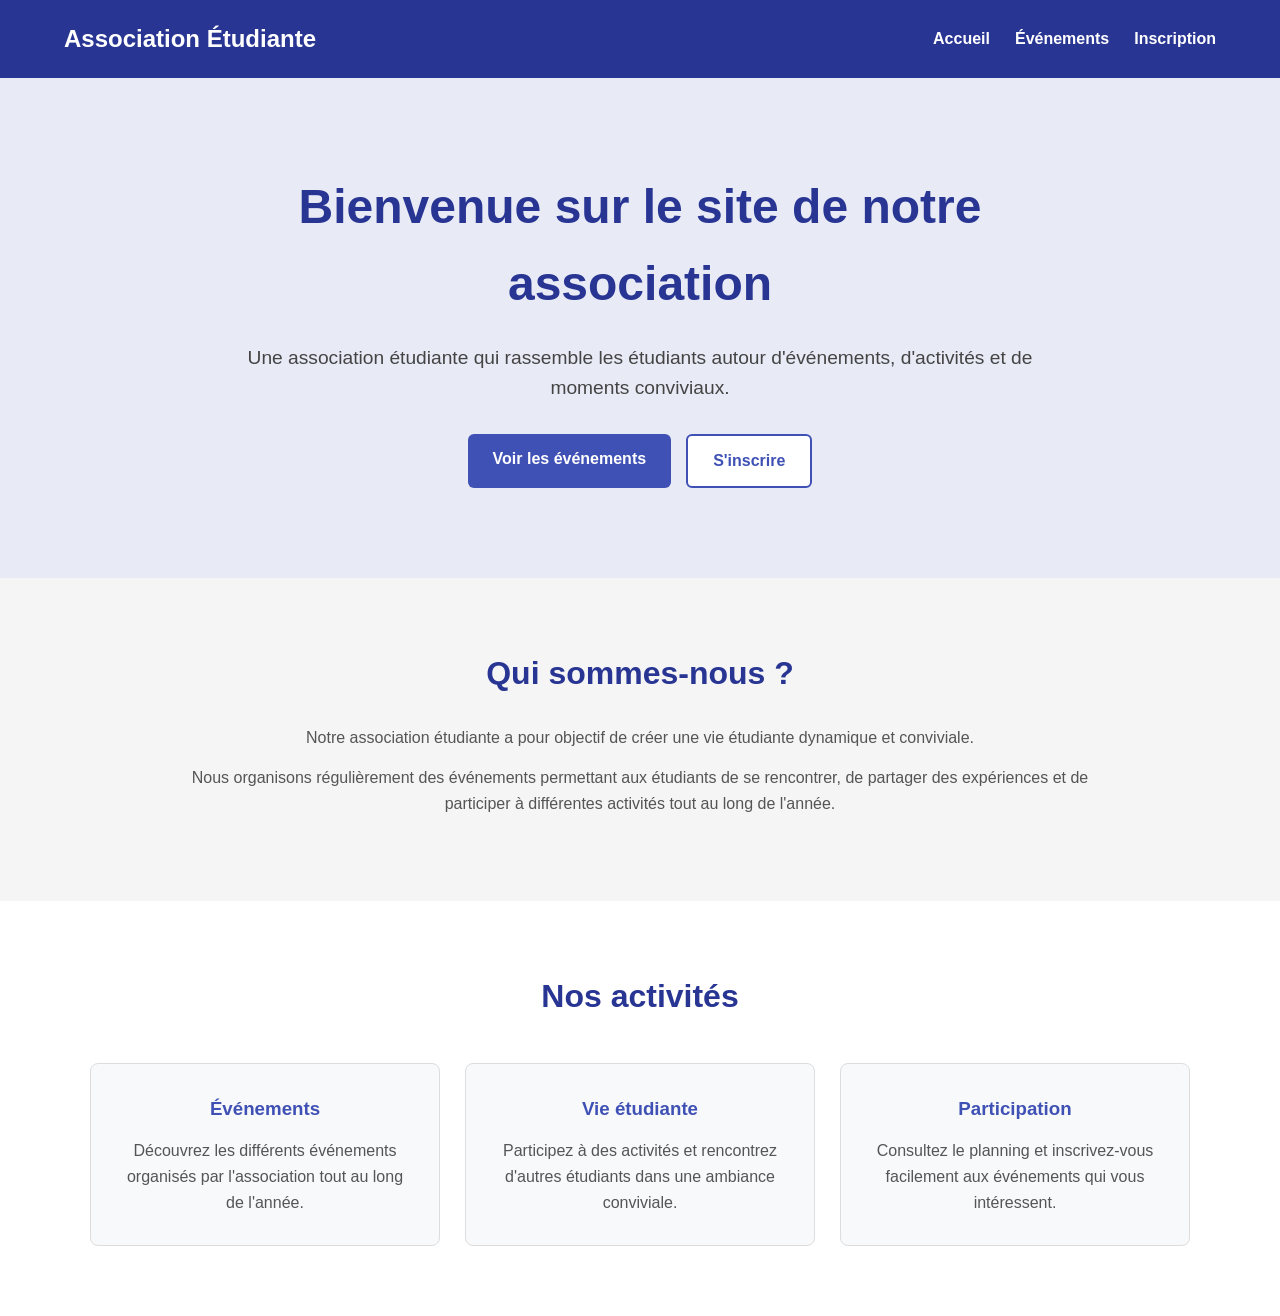
<file: index.html>
<!DOCTYPE html>
<html lang="en">

<head>
    <meta charset="UTF-8">
    <meta name="viewport" content="width=device-width, initial-scale=1.0">
    <link rel="stylesheet" href="style.css">
    <title>ESGI-B2</title>
</head>

<body>
    <header>
        <nav>
            <div class="logo"> Association Étudiante </div>
            <ul class="nav-links">
                <li> <a href="index.html">Accueil</a> </li>
                <li> <a href="Event.html">Événements</a> </li>
                <li> <a href="inscription.html">Inscription</a> </li>
            </ul>
        </nav>
    </header> 
    <main>
        <section class="hero">
            <div class="hero-content">
                <h1>Bienvenue sur le site de notre association</h1>
                <p> Une association étudiante qui rassemble les étudiants autour d'événements, d'activités et de moments conviviaux. </p>
                <div class="buttons"> <a href="Event.html" class="button"> Voir les événements </a> <a
                        href="inscription.html" class="button button-secondary"> S'inscrire </a> </div>
            </div>
        </section> 
        <section class="presentation">
            <h2>Qui sommes-nous ?</h2>
            <p> Notre association étudiante a pour objectif de créer une vie étudiante dynamique et conviviale. </p>
            <p> Nous organisons régulièrement des événements permettant aux étudiants de se rencontrer, de partager des
                expériences et de participer à différentes activités tout au long de l'année. </p>
        </section>
        <section class="activities">
            <div class="activities-container">
                <h2>Nos activités</h2>
                <div class="activity-list">
                    <article class="activity">
                        <h3>Événements</h3>
                        <p> Découvrez les différents événements organisés par l'association tout au long de l'année.
                        </p>
                    </article>
                    <article class="activity">
                        <h3>Vie étudiante</h3>
                        <p> Participez à des activités et rencontrez d'autres étudiants dans une ambiance conviviale.
                        </p>
                    </article>
                    <article class="activity">
                        <h3>Participation</h3>
                        <p> Consultez le planning et inscrivez-vous facilement aux événements qui vous intéressent. </p>
                    </article>
                </div>
            </div>
        </section>
    </main> 
</body>

</html>
</file>
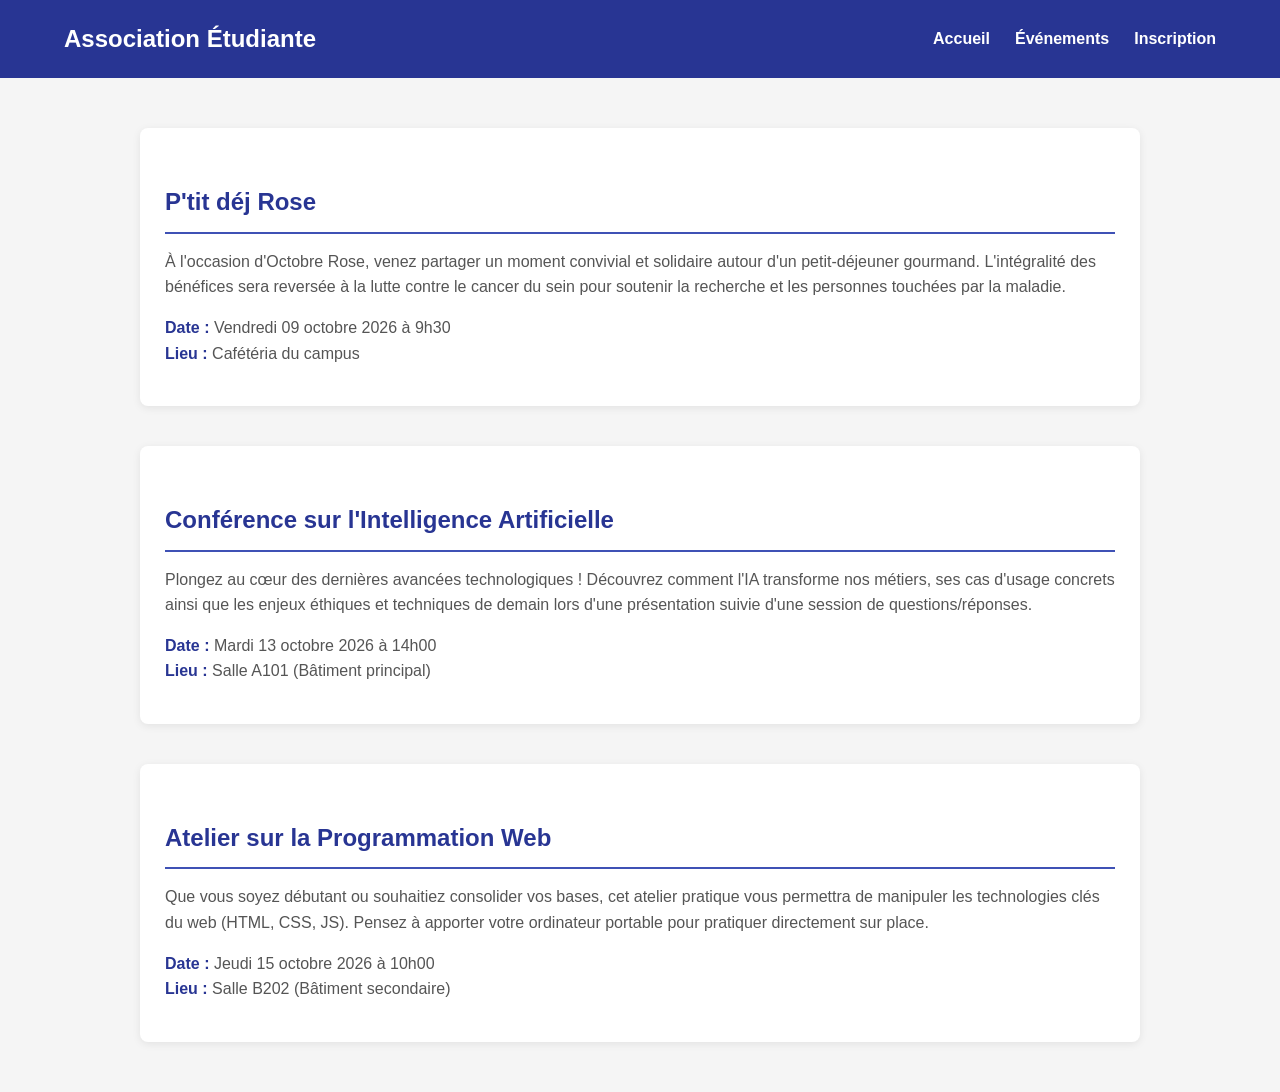
<file: Event.html>
<!DOCTYPE html>
<html lang="fr">

<head>
    <meta charset="UTF-8">
    <meta name="viewport" content="width=device-width, initial-scale=1.0">
    <link rel="stylesheet" href="style.css">
    <title>Événements - ESGI</title>
</head>

<body>

    <header>
        <nav>
            <div class="logo">Association Étudiante</div>

            <ul class="nav-links">
                <li><a href="index.html">Accueil</a></li>
                <li><a href="Event.html">Événements</a></li>
                <li><a href="inscription.html">Inscription</a></li>
            </ul>
        </nav>
    </header>

    <main class="event-container">

        <article class="event-info">
            <h2>P'tit déj Rose</h2>

            <p>
                À l'occasion d'Octobre Rose, venez partager un moment
                convivial et solidaire autour d'un petit-déjeuner gourmand.
                L'intégralité des bénéfices sera reversée à la lutte contre
                le cancer du sein pour soutenir la recherche et les personnes
                touchées par la maladie.
            </p>

            <p>
                <strong>Date :</strong> Vendredi 09 octobre 2026 à 9h30<br>
                <strong>Lieu :</strong> Cafétéria du campus
            </p>
        </article>


        <article class="event-info">
            <h2>Conférence sur l'Intelligence Artificielle</h2>

            <p>
                Plongez au cœur des dernières avancées technologiques !
                Découvrez comment l'IA transforme nos métiers, ses cas
                d'usage concrets ainsi que les enjeux éthiques et techniques
                de demain lors d'une présentation suivie d'une session de
                questions/réponses.
            </p>

            <p>
                <strong>Date :</strong> Mardi 13 octobre 2026 à 14h00<br>
                <strong>Lieu :</strong> Salle A101 (Bâtiment principal)
            </p>
        </article>


        <article class="event-info">
            <h2>Atelier sur la Programmation Web</h2>

            <p>
                Que vous soyez débutant ou souhaitiez consolider vos bases,
                cet atelier pratique vous permettra de manipuler les
                technologies clés du web (HTML, CSS, JS).
                Pensez à apporter votre ordinateur portable pour pratiquer
                directement sur place.
            </p>

            <p>
                <strong>Date :</strong> Jeudi 15 octobre 2026 à 10h00<br>
                <strong>Lieu :</strong> Salle B202 (Bâtiment secondaire)
            </p>
        </article>

    </main>

</body>
</html>
</file>
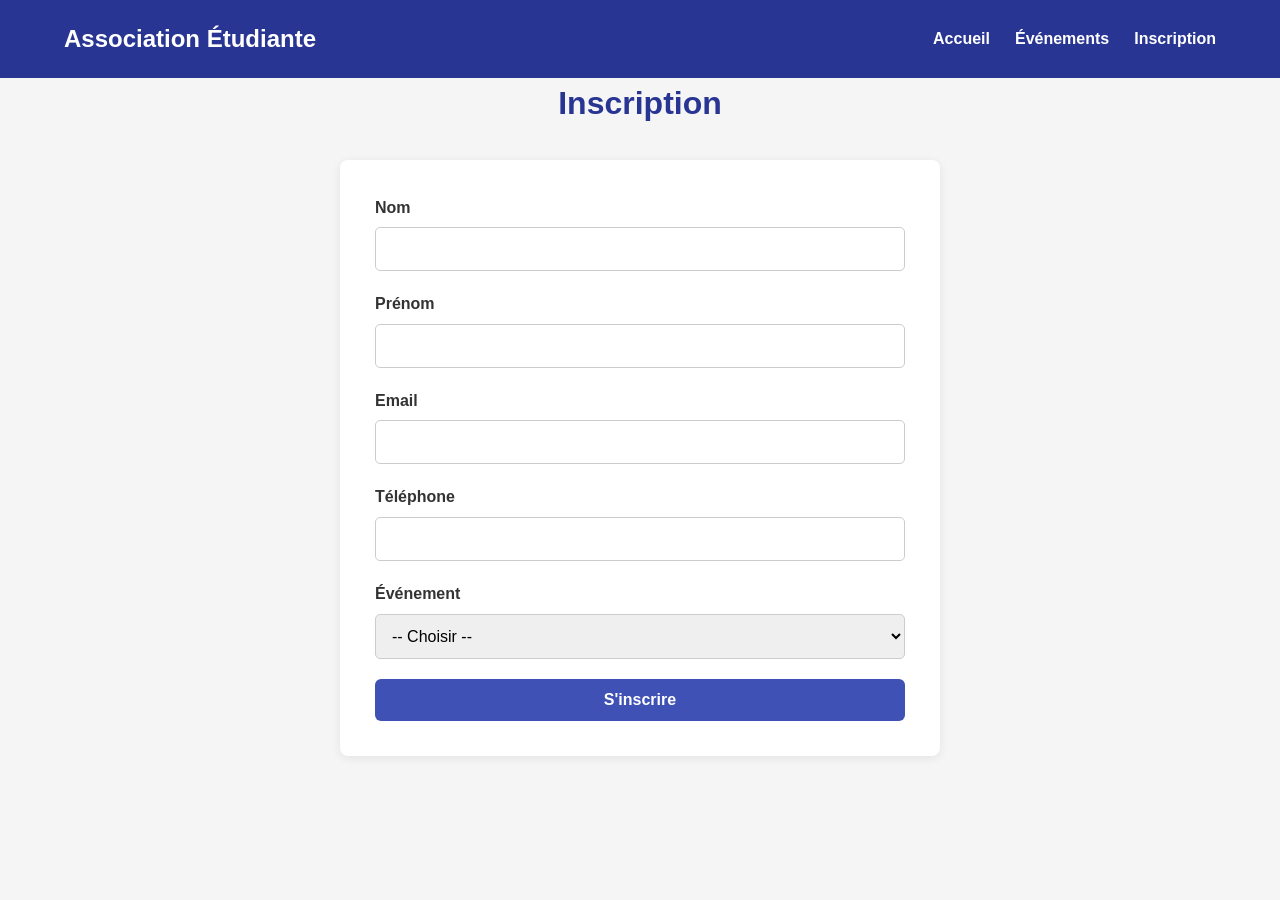
<file: inscription.html>
<!DOCTYPE html>
<html lang="fr">
<head>
    <meta charset="UTF-8">
    <meta name="viewport" content="width=device-width, initial-scale=1.0">
    <link rel="stylesheet" href="style.css">
    <title>Inscription</title>
</head>
<body>
    <header>
        <nav>
            <div class="logo">Association Étudiante</div>
            <ul class="nav-links">
                <li><a href="index.html">Accueil</a></li>
                <li><a href="planning.html">Événements</a></li>
                <li><a href="inscription.html">Inscription</a></li>
            </ul>
        </nav>
    </header>

    <main>
        <h2>Inscription</h2>
        <form id="form-inscription">
            <label for="nom">Nom</label>
            <input type="text" id="nom" name="nom" required>

            <label for="prenom">Prénom</label>
            <input type="text" id="prenom" name="prenom" required>

            <label for="email">Email</label>
            <input type="email" id="email" name="email" required>

            <label for="tel">Téléphone</label>
            <input type="tel" id="tel" name="tel" required>

            <label for="event">Événement</label>
            <select id="event" name="event" required>
                <option value="">-- Choisir --</option>
                <option value="ptit-dej-rose">P'tit déj Rose - 09 octobre 2026</option>
                <option value="conference-ia">Conférence sur l'IA - 13 octobre 2026</option>
                <option value="atelier-web">Atelier Programmation Web - 15 octobre 2026</option>
            </select>

            <button type="submit">S'inscrire</button>
        </form>
        <p id="msg" style="display:none; color:green;">Inscription confirmée !</p>
    </main>

    <script>
        document.getElementById('form-inscription').addEventListener('submit', function(e) {
            e.preventDefault();
            document.getElementById('msg').style.display = 'block';
            this.reset();
        });
    </script>
</body>
</html>
</file>
<file: style.css>
* {
    margin: 0;
    padding: 0;
    box-sizing: border-box;
}


body {
    font-family: Arial, sans-serif;
    background-color: #f5f5f5;
    color: #222;
    line-height: 1.6;
}


header {
    background-color: #283593;
    padding: 20px 0;
}

nav {
    width: 90%;
    max-width: 1200px;
    margin: 0 auto;

    display: flex;
    justify-content: space-between;
    align-items: center;
}

.logo {
    color: white;
    font-size: 1.5rem;
    font-weight: bold;
}

.nav-links {
    display: flex;
    gap: 25px;
    list-style: none;
}

.nav-links a {
    color: white;
    text-decoration: none;
    font-weight: bold;
}

.nav-links a:hover {
    text-decoration: underline;
}


.hero {
    min-height: 500px;
    padding: 80px 20px;

    display: flex;
    justify-content: center;
    align-items: center;

    text-align: center;

    background-color: #e8eaf6;
}

.hero-content {
    max-width: 800px;
}

.hero h1 {
    margin-bottom: 20px;

    color: #283593;
    font-size: 3rem;
}

.hero p {
    margin-bottom: 30px;

    color: #444;
    font-size: 1.2rem;
}

.buttons {
    display: flex;
    justify-content: center;
    gap: 15px;
    flex-wrap: wrap;
}

.button {
    display: inline-block;

    padding: 12px 25px;

    background-color: #3f51b5;
    color: white;

    border-radius: 6px;

    text-decoration: none;
    font-weight: bold;
}

.button:hover {
    background-color: #303f9f;
}

.button-secondary {
    background-color: white;
    color: #3f51b5;

    border: 2px solid #3f51b5;
}

.button-secondary:hover {
    background-color: #3f51b5;
    color: white;
}


.presentation {
    width: 90%;
    max-width: 1000px;

    margin: 0 auto;
    padding: 70px 20px;

    text-align: center;
}

.presentation h2 {
    margin-bottom: 25px;

    color: #283593;
    font-size: 2rem;
}

.presentation p {
    margin-bottom: 15px;
    color: #555;
}


.activities {
    padding: 70px 20px;

    background-color: white;
}

.activities-container {
    width: 90%;
    max-width: 1100px;

    margin: 0 auto;
}

.activities h2 {
    margin-bottom: 40px;

    text-align: center;

    color: #283593;
    font-size: 2rem;
}

.activity-list {
    display: grid;
    grid-template-columns: repeat(3, 1fr);
    gap: 25px;
}

.activity {
    padding: 30px;

    background-color: #f8f9fa;

    border: 1px solid #ddd;
    border-radius: 8px;

    text-align: center;
}

.activity h3 {
    margin-bottom: 15px;
    color: #3f51b5;
}

.activity p {
    color: #555;
}

.event-container {
    width: 90%;
    max-width: 1000px;
    margin: 50px auto;
}

.event-container h2 {
    margin-top: 30px;
    margin-bottom: 15px;
    padding-bottom: 10px;
    color: #283593;
    border-bottom: 2px solid #3f51b5;
}

.event-container p {
    margin-bottom: 15px;
    color: #555;
}

.event-info {
    margin-bottom: 40px;
    padding: 25px;
    background-color: white;
    border-radius: 8px;
    box-shadow: 0 2px 8px rgba(0, 0, 0, 0.08);
}

.event-info strong {
    color: #283593;
}

main>h2 {
    margin-bottom: 30px;
    text-align: center;
    color: #283593;
    font-size: 2rem;
}

#form-inscription {
    display: flex;
    flex-direction: column;
    max-width: 600px;
    margin: 0 auto;
    padding: 35px;
    background-color: white;
    border-radius: 8px;
    box-shadow: 0 2px 10px rgba(0, 0, 0, 0.08);
}

#form-inscription label {
    margin-bottom: 7px;
    color: #333;
    font-weight: bold;
}

#form-inscription input,
#form-inscription select {
    width: 100%;
    margin-bottom: 20px;
    padding: 12px;
    border: 1px solid #ccc;
    border-radius: 5px;
    font-size: 1rem;
}

#form-inscription input:focus,
#form-inscription select:focus {
    outline: none;
    border-color: #3f51b5;
    box-shadow: 0 0 0 2px rgba(63, 81, 181, 0.15);
}

#form-inscription button {
    padding: 12px 20px;
    background-color: #3f51b5;
    color: white;
    border: none;
    border-radius: 6px;
    font-size: 1rem;
    font-weight: bold;
    cursor: pointer;
}

#form-inscription button:hover {
    background-color: #303f9f;
}

#msg {
    max-width: 600px;
    margin: 20px auto;
    padding: 15px;
    background-color: #e8f5e9;
    border-radius: 6px;
    text-align: center;
    font-weight: bold;
}

@media (max-width: 900px) {

    .activity-list {
        grid-template-columns: repeat(2, 1fr);
    }

    .hero h1 {
        font-size: 2.5rem;
    }
}


@media (max-width: 600px) {

    nav {
        flex-direction: column;
        gap: 15px;
        text-align: center;
    }

    .nav-links {
        gap: 15px;
        flex-wrap: wrap;
        justify-content: center;
    }

    .logo {
        font-size: 1.3rem;
    }

    .hero {
        min-height: 450px;
        padding: 60px 20px;
    }

    .hero h1 {
        font-size: 2rem;
    }

    .hero p {
        font-size: 1rem;
    }

    .buttons {
        flex-direction: column;
        align-items: center;
    }

    .button {
        width: 100%;
        max-width: 300px;
        text-align: center;
    }

    .presentation {
        padding: 50px 10px;
    }

    .presentation h2,
    .activities h2 {
        font-size: 1.7rem;
    }

    .activity-list {
        grid-template-columns: 1fr;
    }

    .activity {
        padding: 25px 20px;
    }
}

@media (max-width: 600px) {

    .event-container {
        width: 95%;
        margin: 30px auto;
    }

    .event-info {
        padding: 20px;
    }

    .event-info h2 {
        font-size: 1.4rem;
    }

    .event-info p {
        font-size: 0.95rem;
    }
}

@media (max-width: 600px) {

    main {
        width: 95%;
        margin: 30px auto;
    }

    main > h2 {
        font-size: 1.7rem;
    }

    #form-inscription {
        padding: 25px 20px;
    }

    #form-inscription input,
    #form-inscription select {
        padding: 10px;
    }

    #form-inscription button {
        width: 100%;
    }
}
</file>
